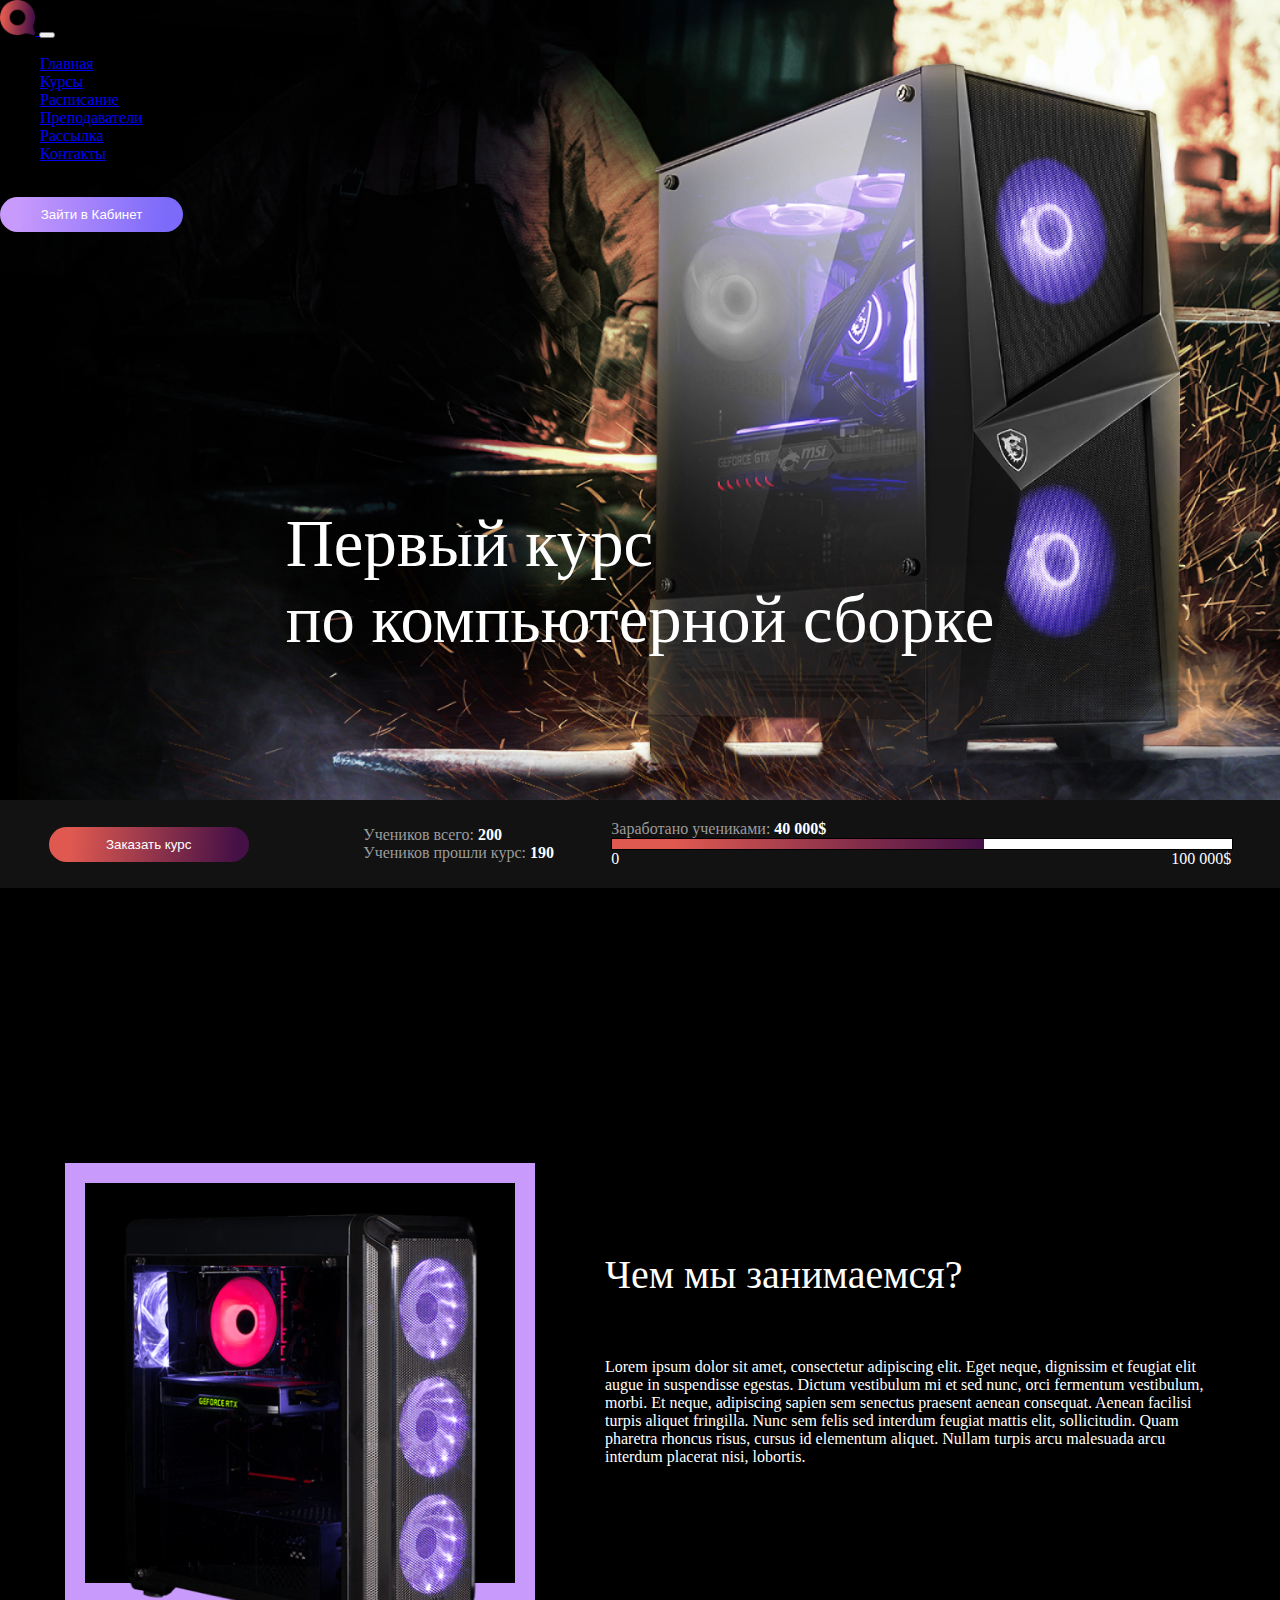
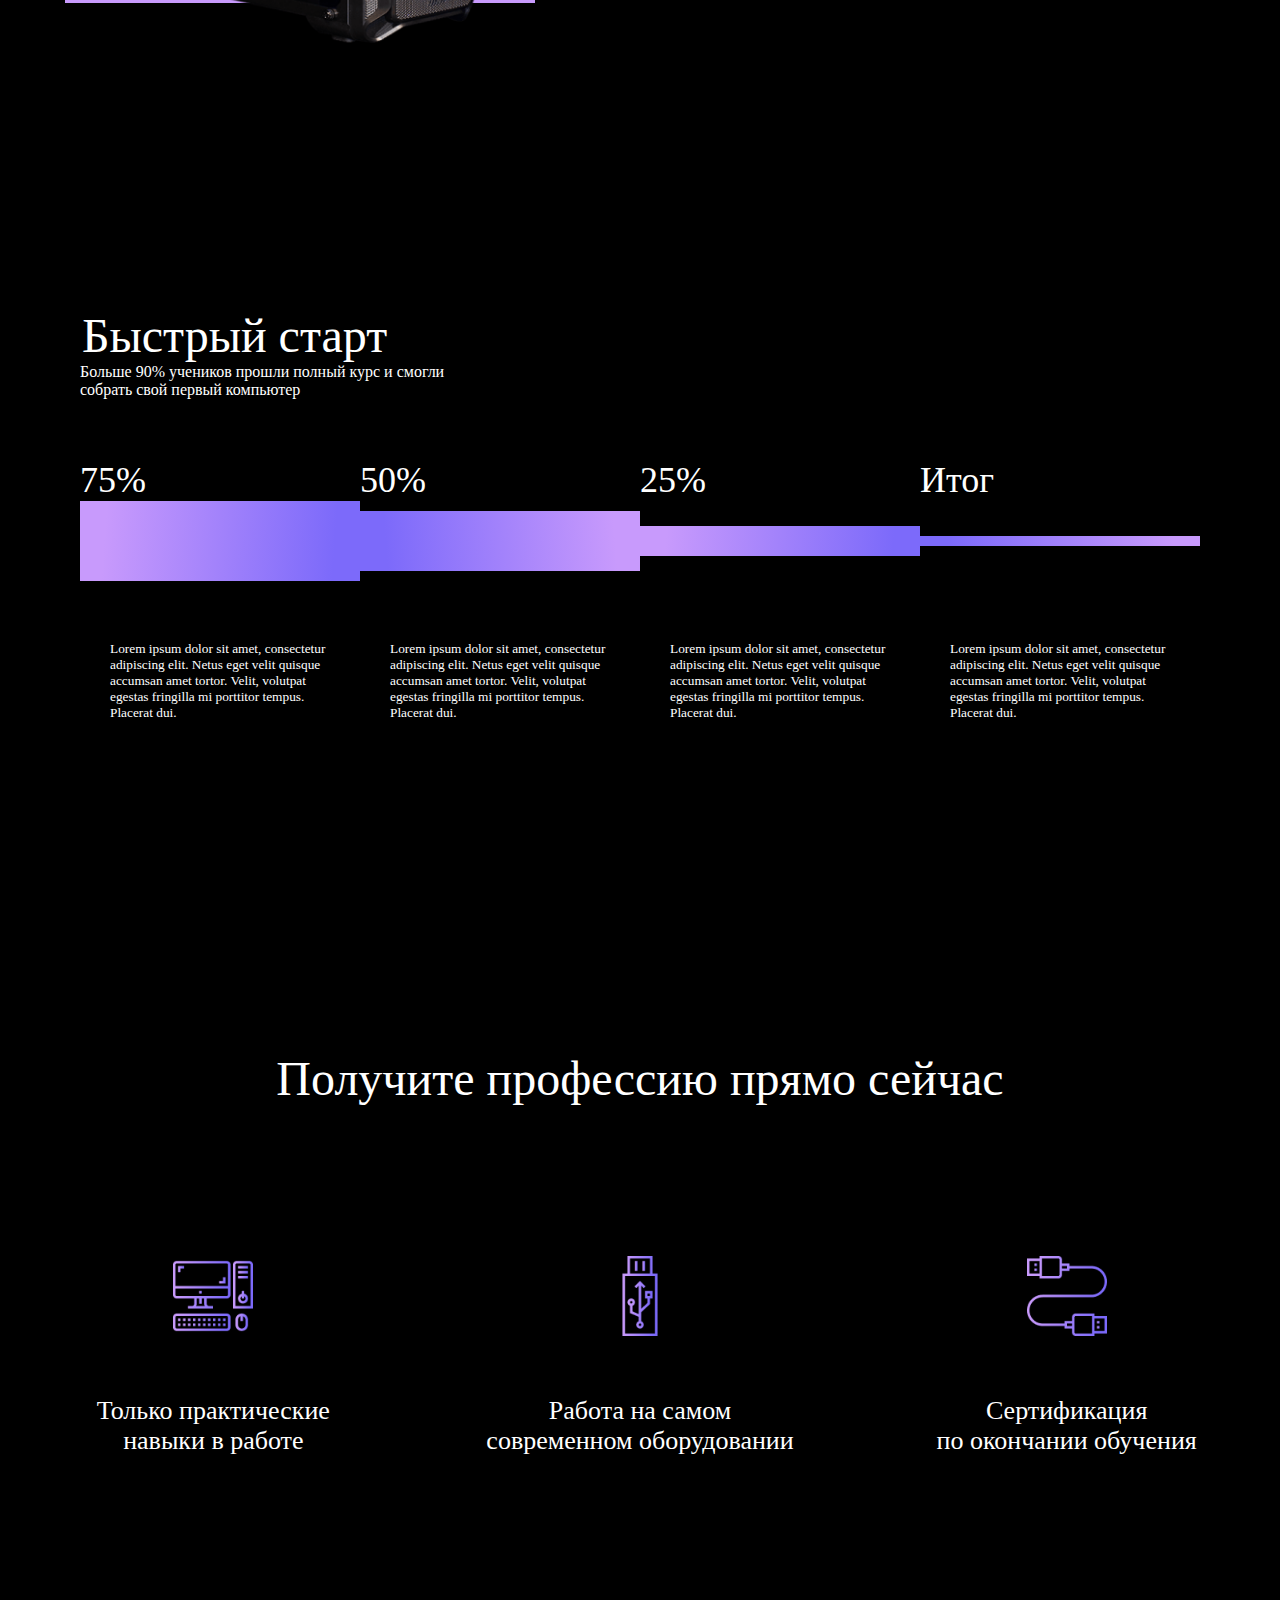
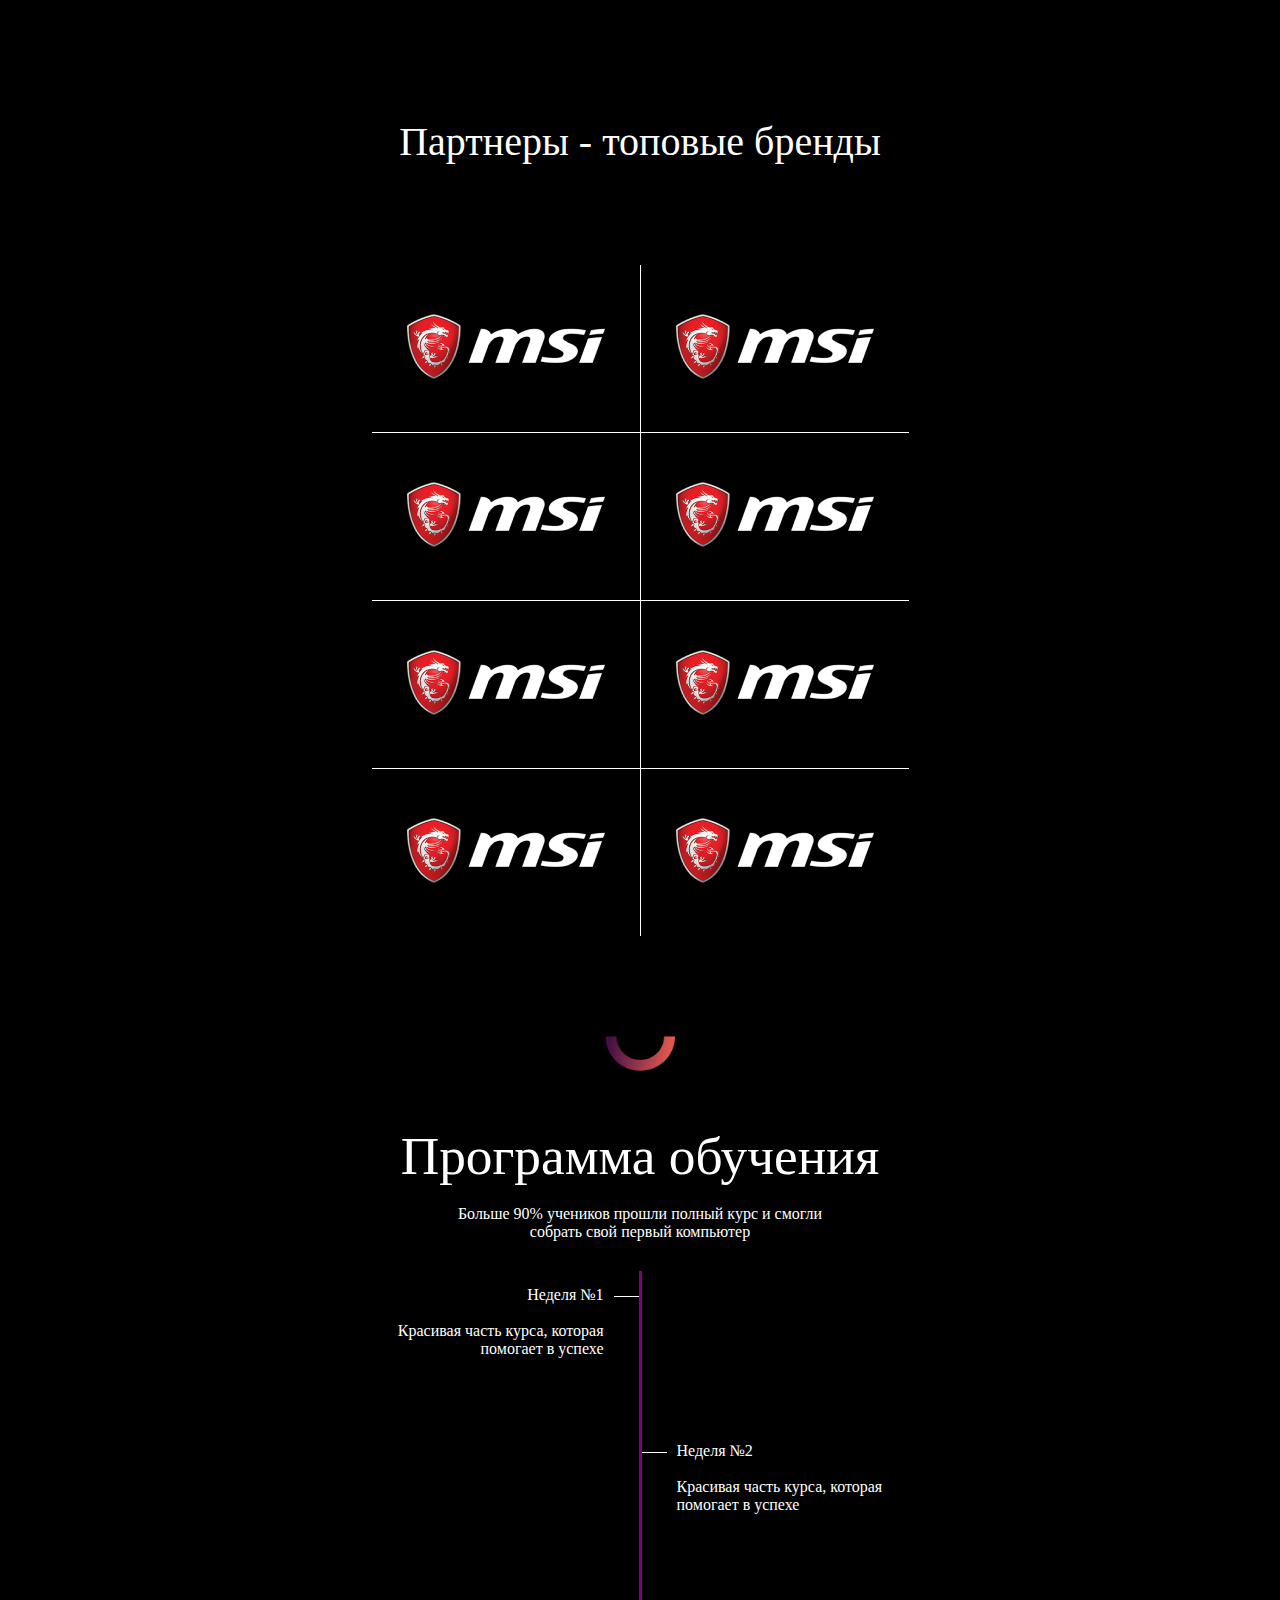
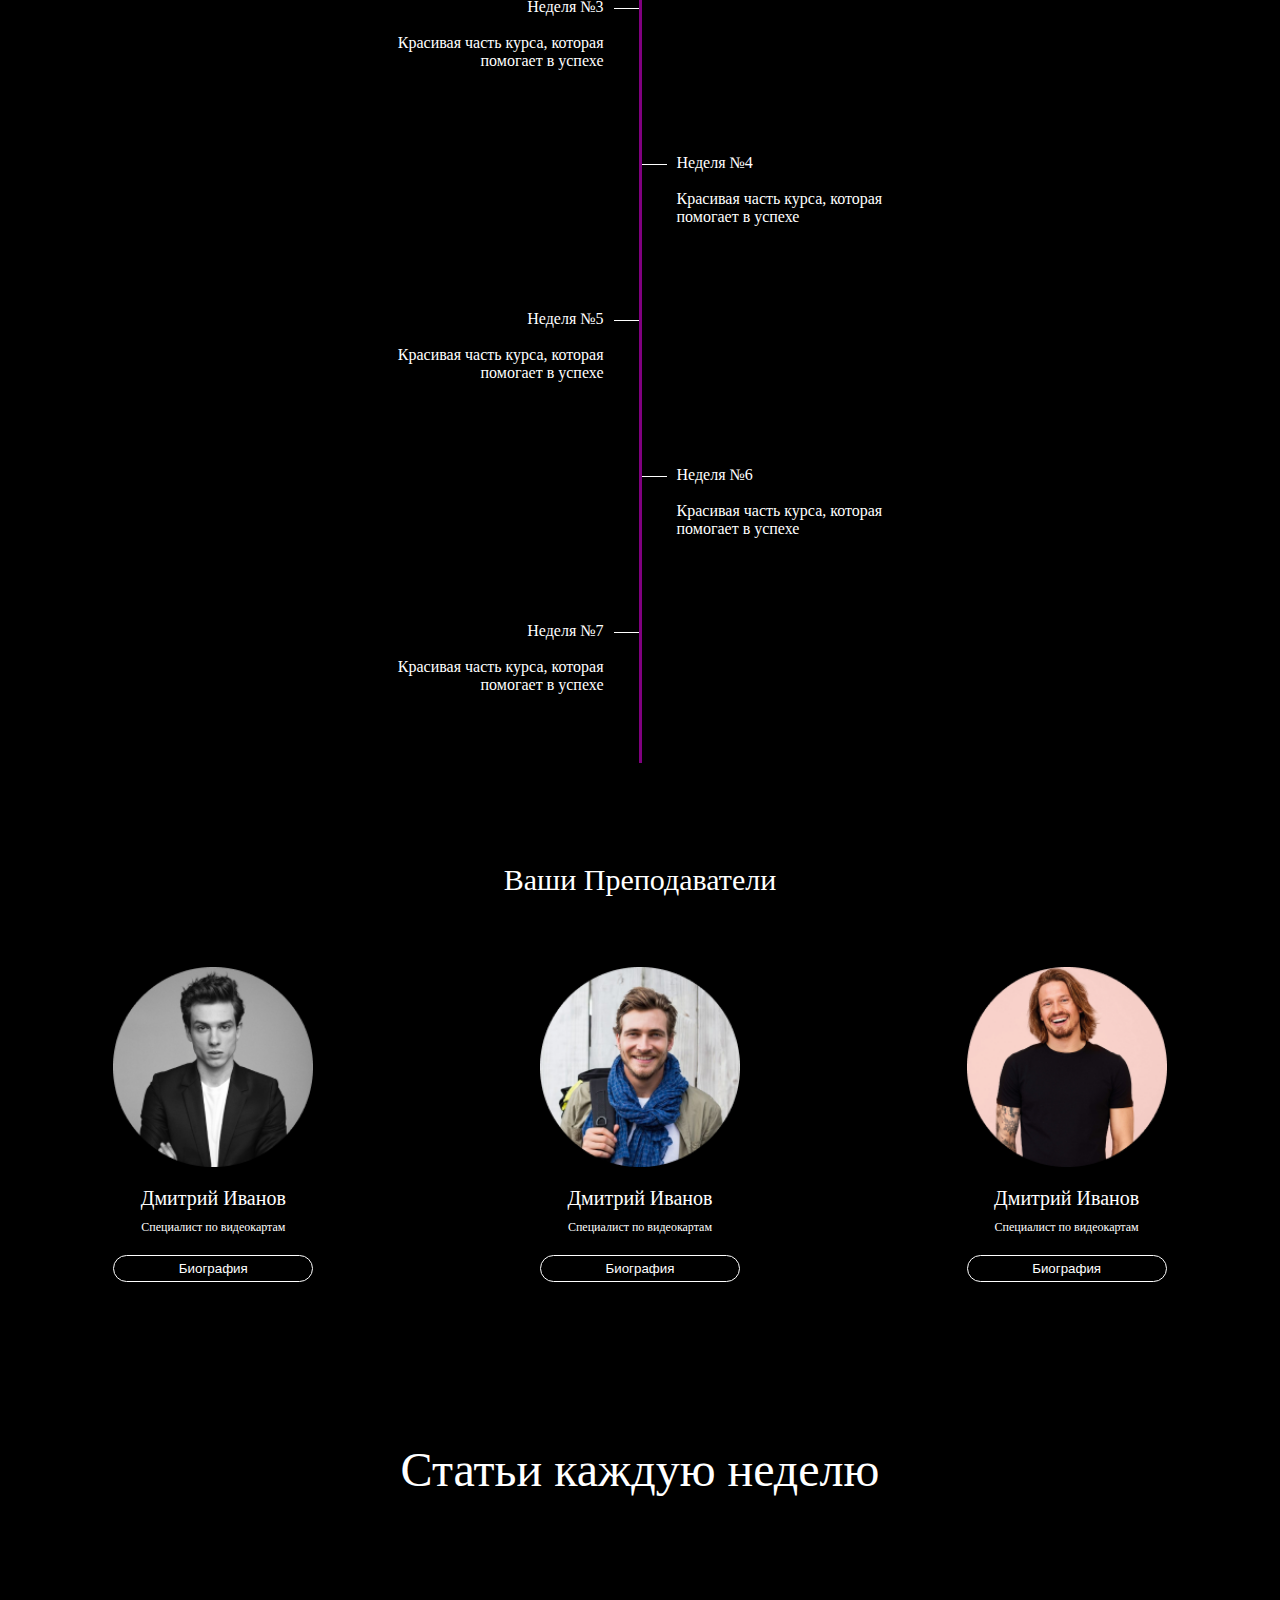
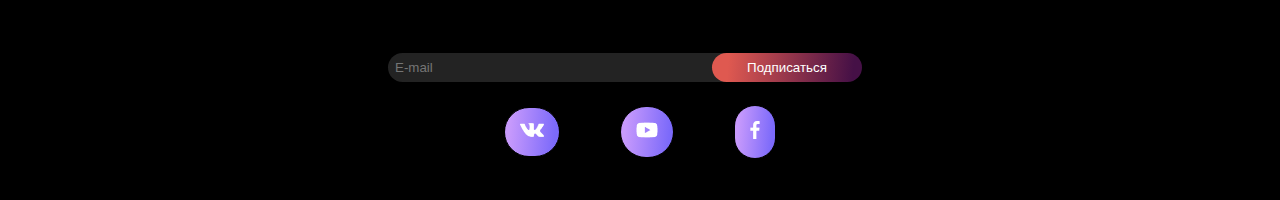
<file: index.html>
<!DOCTYPE html>
<html lang="en">
<head>
    <meta charset="UTF-8">
    <meta http-equiv="X-UA-Compatible" content="IE=edge">
    <meta name="viewport" content="width=device-width, initial-scale=1.0">
    <title>Document</title>
    <link href="https://cdn.jsdelivr.net/npm/bootstrap@5.1.3/dist/css/bootstrap.min.css" rel="stylesheet" integrity="sha384-1BmE4kWBq78iYhFldvKuhfTAU6auU8tT94WrHftjDbrCEXSU1oBoqyl2QvZ6jIW3" crossorigin="anonymous">
    <link rel="stylesheet" href="main.css">
    <link rel="stylesheet" href="https://use.fontawesome.com/releases/v5.6.1/css/all.css">
</head>
<body>

    



  
   



    <div class="landpage container-fluid ">
        <div class="row">
            <nav class="navbar  navbar-dark navbar-expand-lg">
                <div class="container-fluid">
                    <a href="#" class="navbar-brand">
                        <img src="Vector.png" width="35" height="35" alt="">
                    </a>
                    <button class="navbar-toggler" type="button" data-bs-toggle="collapse" data-bs-target="#navNav" aria-controls="navNav" aria-expanded="false" aria-label="Toogle navigation">
                        <span class="navbar-toggler-icon"></span>
                    </button>
                    <div class="collapse navbar-collapse justify-content-around text-white"  id="navNav">
                        <ul class="navbar-nav" >
        
                           <li class="nav-item">
                               <a href="#" class="nav-link">Главная</a>
                           </li>
        
                           <li class="nav-item">
                            <a href="#" class="nav-link">Курсы</a>
                           </li>
                           
                           <li class="nav-item">
                            <a href="#" class="nav-link">Расписание</a>
                           </li>
        
                           <li class="nav-item">
                            <a href="#" class="nav-link">Преподаватели</a>
                           </li>
        
                           <li class="nav-item">
                            <a href="#" class="nav-link">Рассылка</a>
                           </li>
        
                           <li class="nav-item">
                            <a href="#" class="nav-link">Контакты</a>
                           </li>
        
                         
        
                           <li class="nav-item">
                                <button id="btn1" type="button">Зайти в Кабинет</button>
                           </li>
                
                        </ul>
                    </div>
                    <button  id="btn2" type="button">Зайти в Кабинет</button>
                </div>
            </nav>
        </div>

        <div class="inside-img-main">
            <div class="inside-img">
                <div >
                    <span class="kurs">Первый курс <br> по компьютерной сборке</span>
                </div>
                <div class="timer">
                    <script src="//megatimer.ru/get/4e5f45ec88bccd8cc5cab33ae8347d01.js"></script>
                </div>
                
            </div>   
        </div>


    </div>

  



    <div class="order">
       
            <button class="button-undrlndpage222" type="button">Заказать курс</button> <br>
            <span class="students">
                Учеников всего:  <span class="number">200</span>  <br>
                Учеников прошли курс: <span class="number">190</span> 
            </span>
          
    
            
             <div class="earn-main"> 
                <span class="ycheniki">Заработано учениками: <span class="kk">40 000$</span>   </span> <br>
                 <div class="earn"></div>
                 <div class="money">
                    <div class="dollars">0</div>
                    <div class="dollars">100 000$</div>
                 </div>
             </div>
               
    </div>


    <div class="chem-zanimayemsa-main">
        <div class="chem-zanimayemsa">
            <img src="image (1).png" alt="">
        </div>
    
        <div class="text-chem-zanimayemsa">
            <div class="text-chem-main">
                <span class="text-chem">Чем мы занимаемся?</span> <br>
            </div>
            <span class="text-lorem">Lorem ipsum dolor sit amet, consectetur adipiscing elit. Eget neque, dignissim et feugiat elit augue in suspendisse egestas. Dictum vestibulum mi et sed nunc, orci fermentum vestibulum, morbi. Et neque, adipiscing sapien sem senectus praesent aenean consequat. Aenean facilisi turpis aliquet fringilla. Nunc sem felis sed interdum feugiat mattis elit, sollicitudin. Quam pharetra rhoncus risus, cursus id elementum aliquet. Nullam turpis arcu malesuada arcu interdum placerat nisi, lobortis. </span>
        </div>
    </div>
    

    <div class="percents-main">
       
        
        <div class="cubes-super-main">
            <div class="text-cubes">
                <div class="textiko">
                    <span class="start">Быстрый старт</span> <br>
                    <span>Больше 90% учеников прошли полный курс и смогли <br> собрать свой первый компьютер</span>
                </div>
               
            </div>
           
            <div class="procents">
                <div>75%</div>
                <div>50%</div>
                <div>25%</div>
                <div>Итог</div>
            </div>
            
        
          
            <div class="cubik">

               

                <div class="cubes-main">
                    <div class="proc">75%</div>
                    <div class="cubes"></div>
                    <div class="lorm">Lorem ipsum dolor sit amet, consectetur adipiscing elit. Netus eget velit quisque accumsan amet tortor. Velit, volutpat egestas fringilla mi porttitor tempus. Placerat dui.</div>
                </div>
                

                <div class="cubes-main">
                    <div class="proc">50%</div>
                    <div class="cubes2"></div>
                    <div class="lorm">Lorem ipsum dolor sit amet, consectetur adipiscing elit. Netus eget velit quisque accumsan amet tortor. Velit, volutpat egestas fringilla mi porttitor tempus. Placerat dui.</div>
                </div>
               
                
                <div class="cubes-main">
                    <div class="proc">25%</div>
                    <div class="cubes3"></div>
                    <div class="lorm">Lorem ipsum dolor sit amet, consectetur adipiscing elit. Netus eget velit quisque accumsan amet tortor. Velit, volutpat egestas fringilla mi porttitor tempus. Placerat dui.</div>
                </div>

                
                <div class="cubes-main">
                    <div class="proc">Итог</div>
                    <div class="cubes4"></div>
                    <div class="lorm">Lorem ipsum dolor sit amet, consectetur adipiscing elit. Netus eget velit quisque accumsan amet tortor. Velit, volutpat egestas fringilla mi porttitor tempus. Placerat dui.</div>
                </div>

            </div>
            <div class="lorem">
                <div>Lorem ipsum dolor sit amet, consectetur adipiscing elit. Netus eget velit quisque accumsan amet tortor. Velit, volutpat egestas fringilla mi porttitor tempus. Placerat dui.</div>
                <div>Lorem ipsum dolor sit amet, consectetur adipiscing elit. Netus eget velit quisque accumsan amet tortor. Velit, volutpat egestas fringilla mi porttitor tempus. Placerat dui.</div>
                <div>Lorem ipsum dolor sit amet, consectetur adipiscing elit. Netus eget velit quisque accumsan amet tortor. Velit, volutpat egestas fringilla mi porttitor tempus. Placerat dui.</div>
                <div>Lorem ipsum dolor sit amet, consectetur adipiscing elit. Netus eget velit quisque accumsan amet tortor. Velit, volutpat egestas fringilla mi porttitor tempus. Placerat dui.</div>
            </div>
            
               
        </div>  

     
        
    </div>
   
    <div class="profession">

        <div class="text-first-main">
            <div class="text-first">Получите профессию прямо сейчас</div>
        </div>

        <div class="imgsss">
            <img src="icon-1.png" alt="">
            <img src="icon-2 (1).png" alt="">
            <img src="icon-3 (1).png" alt="">
        </div>


        <div class="first-main">
            <div class="first">
                <img class="adapt-img" src="icon-1.png" alt="">
                <span class="txt">Только практические <br> навыки в работе</span>
                <span class="txt2"> Lorem ipsum dolor sit amet, consectetur adipiscing elit. Netus eget velit quisque accumsan amet tortor. Velit, volutpat egestas fringilla mi porttitor tempus. Placerat dui.</span>
            </div>
    
            <div class="first">
                <img class="adapt-img" src="icon-2 (1).png" alt="">
                <span class="txt">Работа на самом <br> современном оборудовании</span>
                <span class="txt2">Lorem ipsum dolor sit amet, consectetur adipiscing elit. Netus eget velit quisque accumsan amet tortor. Velit, volutpat egestas fringilla mi porttitor tempus. Placerat dui.</span>
            </div>
    
    
            <div class="first">
                <img class="adapt-img" src="icon-3 (1).png" alt="">
                <span class="txt">Сертификация <br> по окончании обучения</span>
                <span class="txt2">Lorem ipsum dolor sit amet, consectetur adipiscing elit. Netus eget velit quisque accumsan amet tortor. Velit, volutpat egestas fringilla mi porttitor tempus. Placerat dui.</span>
            </div>
        </div>


    </div>



        

    <div class="maink">
                <div class="partneri-main">
                    <span class="partneri">Партнеры - топовые бренды</span>
                </div>
                
                
                <div class="kiko">
                    <div class="im1"><img src="logo.png" alt=""></div>
                    <div class="im"></div>
                    <div class="im1"><img src="logo.png" alt=""></div>
                    <div class="im"></div>
                    <div class="im1"><img src="logo.png" alt=""></div>
                    <div class="im"></div>
                    <div class="im1"><img src="logo.png" alt=""></div>
                </div>
                
                
                
                
                <div class="kiko" id="kiko1">
                <div class="im1"><img src="logo.png" alt=""></div>
                <div class="im"></div>
                <div class="im1"><img src="logo.png" alt=""></div>
                <div class="im"></div>
                <div class="im1"><img src="logo.png" alt=""></div>
                <div class="im"></div>
                <div class="im1"><img src="logo.png" alt=""></div>
                </div>
        
    </div>



<div class="main2501">

    <div class="partneri-main">
       
        <span class="partneri">Партнеры - топовые бренды</span>
    </div>
    <div class="prop1">
        <div id="k1p" class="k1"><img src="logo.png" alt=""></div>
        <div class="k1"><img src="logo.png" alt=""></div>
    </div>
    
    <div class="prop1">
        <div id="k1p" class="k1"><img src="logo.png" alt=""></div>
        <div class="k1"><img src="logo.png" alt=""></div>
    </div>
    
    
    
    <div class="prop1">
    
        <div id="k1p" class="k1"><img src="logo.png" alt=""></div>
        <div class="k1"><img src="logo.png" alt=""></div>
    </div>
    
    
    <div class="prop1">
        <div id="ik" class="k1"><img src="logo.png" alt=""></div>
        <div  id="k1pp" class="k1"><img src="logo.png" alt=""></div>
    </div>
    
</div>







<div class="flex-box-main">
    <div class="schedule-header">
        <img src="Ellipse 1 (Stroke).png" alt=""> <br>
       <div class="programma-obuchenia">Программа обучения</div>  <br>
        Больше 90% учеников прошли полный курс и смогли <br> собрать свой первый компьютер</div>
 
    <div class="glavniy">
        <div class="main">
            <div class="block line">
                <div class="text-kurs2">
                    <span>
                        <div>Неделя №1</div> <br>
                        Красивая часть курса,
                        которая помогает в успехе</span> 
                </div>
                <div class="l"></div>
            </div>
            <div class="block"></div>
        </div>
        <div class="main">
            <div class="block line"></div>
            <div class="block">
                <div class="text-kurs">
                    <span>
                        <div>Неделя №2</div> <br>
                        Красивая часть курса,
                        которая помогает в успехе</span> 
                </div>
              
                <div class="g"></div>
            </div>
        </div>
        <div class="main">
            <div class="block line">
                <div class="text-kurs2">
                    <span>
                        <div>Неделя №3</div> <br>
                        Красивая часть курса,
                        которая помогает в успехе</span> 
                </div>
                <div class="l"></div>
            </div>
            <div class="block"></div>
        </div>
        <div class="main">
            <div class="block line"></div>
            <div class="block">
                <div class="text-kurs">
                    <span>
                        <div>Неделя №4</div> <br>
                        Красивая часть курса,
                        которая помогает в успехе</span> 
                </div>
                <div class="g"></div>
            </div>
        </div>
        <div class="main">
            <div class="block line">
                <div class="text-kurs2">
                    <span>
                        <div>Неделя №5</div> <br>
                        Красивая часть курса,
                        которая помогает в успехе</span> 
                </div>
                <div class="l"></div>
            </div>
            <div class="block"></div>
        </div>
        <div class="main">
            <div class="block line"></div>
            <div class="block">
                <div class="text-kurs">
                    <span>
                        <div>Неделя №6</div> <br>
                        Красивая часть курса,
                        которая помогает в успехе</span> 
                </div>
                <div class="g"></div>
            </div>
        </div>
        <div class="main">
            <div class="block line">
                <div class="text-kurs2">
                    <span>
                        <div>Неделя №7</div> <br>
                        Красивая часть курса,
                        которая помогает в успехе</span> 
                </div>
                <div class="l"></div>
            </div>
            <div class="block"></div>
        </div>
        
    </div>
</div>




</style>

<div class="end-of-site-main">

    <div class="our-teachers-main">
        <div class="our-teachers">
            <span>Ваши Преподаватели</span> 
        </div>
    </div>
    
    <div class="test">
        
        <div class="end-of-site">
            <img src="Ellipse 2.png" alt="">
            <span class="dmitriy">Дмитрий Иванов</span>
            <span class="dmitriy2">Специалист по видеокартам</span>
            <button class="btn-end-of-site" type="button">Биография</button>
        </div>
        
        
        <div class="end-of-site">
            <img src="Ellipse 2 (1).png" alt="">
            <span class="dmitriy">Дмитрий Иванов</span>
            <span class="dmitriy2">Специалист по видеокартам</span>
            <button class="btn-end-of-site" type="button">Биография</button>
        </div>
        
        <div class="end-of-site">
            <img src="Ellipse 2 (2).png" alt="">
            <span class="dmitriy">Дмитрий Иванов</span>
            <span class="dmitriy2">Специалист по видеокартам</span>
            <button class="btn-end-of-site" type="button">Биография</button>
        </div>
    </div>

  
</div>



<div class="rassilka-main">
   
        <div class="stati">Статьи каждую неделю</div>
        <div class="text-after-stati">Больше 90% учеников прошли полный курс и смогли <br> собрать свой первый компьютер</div>
        <div class="btn-end-site">
            <input class="search-end"  type="search"  placeholder="E-mail"> 
            <input class="button-end" type="submit" value="Подписаться">
        </div>
        <div class="icons-end">
            <div class="icon"><img src="Vector (5).png" alt=""></div>
            <div class="icon"><img src="Vector (6).png" alt=""></div>
            <div class="icon"><img src="Vector (7).png" alt=""></div>
        </div>
        Templates #18. More on Figma.info
</div>



    

 <script src="https://cdn.jsdelivr.net/npm/bootstrap@5.1.3/dist/js/bootstrap.bundle.min.js" integrity="sha384-ka7Sk0Gln4gmtz2MlQnikT1wXgYsOg+OMhuP+IlRH9sENBO0LRn5q+8nbTov4+1p" crossorigin="anonymous"></script>
</body>
</html>
</file>
<file: main.css>
body{
    margin: 0;
    padding: 0;
    background-color: black;
}


.landpage-img img{
    width: 100%;
}



.zaiti-v-kabinet{
    color: white;
}



.button-undrlndpage111{
    border: none;
    background: white;
    color: white;
    border-radius: 60px;
    background: linear-gradient(94.26deg, #C89AFC 9.51%, #7C6AFA 90.23%);
    width: 150px;
    padding: 10px;
}



.inside-img{
    display: flex;
    justify-content: center;
    align-items: center;
    flex-direction: column;
    width: 100%;
    height: 700px;
}


.kurs{
    color: white;
    font-size: 50pt;
}


.landpage{
    background: url(main-screen__bgc.png)  no-repeat center;
    height: 800px;
    background-size: cover;
    background-position: right top;
}


.button-undrlndpage222{
    border: none;
    background: white;
    color: white;
    border-radius: 60px;
    background: linear-gradient(94.78deg, #DF5950 11.19%, #451046 93.72%);
    padding: 10px;
    width: 200px;
}

.earn{
    border: 1px solid black;
    background: linear-gradient(94.78deg, #DF5950 10%, #451046 60%, #ffffff 30%);
    height: 10px;
    width: 100%;
    
}

.earn-main{
    width: 50%;
}



.ycheniki{
    color: rgb(155, 155, 155) ;
}


.kk{
    color: white;
    font-weight: bold;
}



.order{
    display: flex;
    flex-direction: row;
    background: #121212;
    padding: 20px;
    justify-content: space-around;
    align-items: center;
}


.students{
    color: rgb(155, 155, 155) ;
}

.number{
    color: white;
    font-weight: bold;
}




#btn1 {
    display: none;
}

#btn2{
        border: none;
        background: white;
        color: white;
        border-radius: 60px;
        background: linear-gradient(94.26deg, #C89AFC 9.51%, #7C6AFA 90.23%);
        width: 183px;
        padding: 10px;
}

@media (max-width:993px) {
    #btn1 {
        display: block;
        border: none;
        background: white;
        color: white;
        border-radius: 60px;
        background: linear-gradient(94.26deg, #C89AFC 9.51%, #7C6AFA 90.23%);
        width: 183px;
        padding: 10px;
    }

    #btn2 {
        display: none;
    }
}

.money{
    width: 100%; 
    display: flex; 
    justify-content: space-between;
}

.dollars{
    color: white;
}

@media (max-width:776px){
    .kurs{
        font-size: 40pt;
    }

    .timer{
        display: none;
    }
}

@media (max-width:1036px){
    .order{
        flex-direction: column;
        width: 100%;   
    }

    .earn-main{
        width: 100%;
        margin-top: 50px;
    }

    .students{
        font-size: 15pt;
    }


    .chem-zanimayemsa-main{
        flex-direction: column !important;
    }

    .text-chem-zanimayemsa{
        width: 100% !important;
    }


    .cubik{
        flex-direction: column !important;
    }

    .cubes-main{
        margin-top: 50px !important;
    }

    .procents{
        display: none !important;
    }

    .lorem{
        display: none !important;
    }

    .proc{
        display: block !important;
        font-size: 36px;
        color: white;
    }

    .lorm{
        display: block !important;
        margin-top: 30px !important;
    }

    .first-main{
        flex-direction: column !important;
        margin-top: 150px !important;
    }
   
    .imgsss{
        display: none !important;
    }

    .adapt-img{
        display: block !important;
        width: 70px !important;
        margin-bottom: 30px;
    }

    .adapt-img2{
        width: 30px !important;
        display: block !important; 
        margin-bottom: 30px;
    }


    .first{
        margin-bottom: 50px !important;
    }


   
    

}

@media (max-width:484px){
    .start{
        font-size: 35px !important;
    }

}


@media (max-width:794px){
    .text-first{
        font-size: 38px !important;
    }
}

@media (max-width:640px){
    .text-first{
        font-size: 28px !important;
        text-align: center !important;
    }
}

@media (max-width:628px){
    .kurs{
        font-size: 30pt;
    }
}

@media (max-width:480px){
    .kurs{
        font-size: 20pt ;
    }
}

@media (max-width:332px){
    .kurs{
        font-size: 18pt;
    }
}

@media (max-width:583px){
    .chem-zanimayemsa{
        border: 13px solid #C89AFC !important;
        height: 300px !important;
        width: 330px !important;
    }

  
    .text-chem-zanimayemsa{
        width: 100% !important;
    }

    .chem-zanimayemsa img{
        width: 100% !important;
    }
}

@media (max-width:460px){
    .chem-zanimayemsa{
        border: 13px solid #C89AFC !important;
        height: 250px !important;
        width: 280px !important;
    }

    .text-chem-zanimayemsa{
        width: 100% !important;
    }
}


.chem-zanimayemsa{
    border: 20px solid #C89AFC ;
    height: 400px;
    width: 430px;
    margin-top: 130px;
}

.chem-zanimayemsa img{
    width: 100%;
    margin-top: 30px;
}

.chem-zanimayemsa-main{
    display: flex;
    flex-direction: row;
    justify-content: space-around;
    align-items: center;
    height: 800px;
    padding: 30px;
}

.text-chem-zanimayemsa{
    width: 50%;
    margin-top: 80px;
}

.text-chem{
    font-size: 30pt;
    color: white;
}

.text-chem-main{
    margin-bottom: 60px;
}

.text-lorem{
    color: white;
}


.percents-main{
    margin-top: 80px;
}


.cubes-main{
    width: 100%;
    height: 100%;
}

.cubes-super-main{
    padding: 80px;
}

.procents{
    font-size: 36px;
    color: white;
}

.textiko{
    margin-bottom: 60px;
}

.start{
    font-size: 48px;
    color: white;

}

.start::before{
    content: '';
    border: 1px solid black;
    border-radius: 100px;
    width: 30px;
    height: 100px;
    background: linear-gradient(94.78deg, #DF5950 11.19%, #451046 93.72%);
    color: white;
    transform: rotate(45deg);

}

.cubes{
    border: 1px solid black none ;
    height: 80px;
    width: 100%;
    background: linear-gradient(94.26deg, #C89AFC 9.51%, #7C6AFA 90.23%);
}

.cubes2 {
    border: 1px solid black none;
    height: 60px;
    width: 100%;
    background: linear-gradient(94.26deg, #C89AFC 9.51%, #7C6AFA 90.23%);
    transform: matrix(-1, 0, 0, 1, 0, 0);
    
}

.cubes3 {
    border: 1px solid black none;
    height: 30px;
    width: 100%;
    background: linear-gradient(94.26deg, #C89AFC 9.51%, #7C6AFA 90.23%);
    
}

.cubes4 {
    border: 1px solid black none;
    height: 10px;
    width: 100%;
    background: linear-gradient(94.26deg, #C89AFC 9.51%, #7C6AFA 90.23%);
    transform: matrix(-1, 0, 0, 1, 0, 0);
    
}



.lorem{
    display: flex;
    justify-content: space-around;
    margin-top: 30px;
    align-items: center;
    color: white;
}





.lorem div{
    padding: 30px;
    font-size: 10pt;
}


.cubik{
    display: flex;
    flex-direction: row;
    align-items: center;
    justify-content: center;
    width: 100%;
    height: 100%;
}

.textiko{
    color: white;
}

.procents{
    display: flex;
    justify-content: space-around;
}

.procents div{
    width: 324px;
}

.proc{
    display: none;
}

.lorm{
    display: none;
    color: white;
}

.text-first-main{
    display: flex;
    justify-content: center;
    align-items: center;
}

.text-first{
    color: white;
    font-size: 48px;
}

.first{
    display: flex;
    flex-direction: column;
    align-items: center;
    justify-content: center;
    padding-left: 50px;
    padding-right: 50px;
    padding-bottom: 40px;
    
    
}

.first img{
    width: 5%;
}

.first-main{
    display: flex;
    flex-direction: row;
    justify-content: center;
    align-items: center;
    text-align: center;
    margin-top: 60px;
}

.txt{
    font-size: 26px;
    color: white;
}

.imgsss{
    display: flex;
    justify-content: space-around;
    align-items: center;
    margin-top: 150px;
}

.imgsss img{
    width: 80px;
}

.profession{
    margin-top: 220px;
}

.adapt-img{
    display: none;
}






.kiko{
    display: flex;
    flex-direction: row;
    justify-content: space-around;
    border-bottom: 1px solid white;
    
    
}

#kiko1{
    border-bottom: 0;
   
}

.im{
    border-right: 1px solid white;
}

.im1{
    padding: 50px;
}

.im1 img{
    width: 170px;
}



@media (max-width: 1288px ){
    .maink{
        display: none !important;
    }

    .main2501{
        display: flex !important;
        justify-content: center;
        align-items: center;
        

    }


}




.maink{
  padding: 100px;
  margin-top: 150px;
    
}



.partneri{
    font-size: 40px ;
    color: white;
}

.partneri-main{
    margin-bottom: 100px;
    text-align: center;
}







.prop1{
    display: flex;
    flex-direction: row;

    
   
}


.bb{
    border-right: 1px solid white;
    height: 100px;
}

.k1{
    border-left: 1px solid white;
    border-bottom: 1px solid white;
    padding: 35px;
    

}

#k1pp{
    border-bottom: 0;

}


.main2501{
    
    flex-direction: column;
    justify-content: center;
    align-items: center;
    display: none;
    margin-top: 150px;
  
   
   
}

#k1p{
    
    border-left: 0;

}

#ik{
    border-bottom: 0;
    border-left: 0;
  
}

@media (max-width: 537px){
    .prop1{
        width: 100%;
    }

    #k1p{
        width: 100%;
    }

    #ik{
        width: 100%;
    }

    #k1pp{
        width: 100%;
    }

    .k1{
        width: 100%;
        
    }

    .k1 img{
        width:  100%;
    }
}

@media (max-width: 380px){
    .partneri{
        font-size: 30px;
    }
}





.block {
    width: 280px;
    padding: 15px;
    display: flex;
    justify-content: center;
    position: relative;
    
}
.main {
    display: flex;
    
}
.line {
    border-right: 3px solid purple;
    position: relative;
    height: 126px;
    
}
.l {
    width: 25px;
    height: 1px;
    background-color: white;
    position: absolute;
    top:25px;
    right: 0;
}

.g {
    width: 25px;
    height: 1px;
    background-color: white;
    position: absolute;
    top:25px;
    left:0;
}


.text-kurs{
    margin-left: 20px;
    text-align: start;
    color: white;
}

.text-kurs2{
    text-align: end;
    margin-right: 20px;
    color: white;
    
}


.flex-box-main{
    display: flex;
    justify-content: center;
    flex-direction: column;
    align-items: center;
    margin-top: 100px;
}

.schedule-header{
    text-align: center;
    margin-bottom: 30px;
}

.schedule-header img{
    margin-bottom:50px ;
    width: 70px;
    color: white;
}

.schedule-header{
    color: white;
}


.programma-obuchenia{
    font-size: 40pt;
}


@media(max-width: 540px){
    .flex-box-main{
        display: block !important;
        
    }

    .line{
        height: 180px;
    }
}


.end-of-site{
    display: flex;
    flex-direction: column;
    text-align: center;
    width: 200px;
    color: white;
    padding: 10px;
    margin-top: 60px;
    
}

.end-of-site img{
    margin-bottom: 20px;
}


.btn-end-of-site{
    border-radius: 60px;
    background: #000;
    color: white;
    border: 1px solid white;
    padding: 5px;
    margin-top: 20px;  
}

.end-of-site-main {
    display: flex;
    flex-direction: column;
    text-align: center;
    margin-top: 100px;
    
}

.test{

    display: flex;
    flex-direction: row ;
    justify-content: space-around;
    align-items: center;
    
    
}


.our-teachers-main{
    font-size: 30px;
    color: white;
    
}

.dmitriy{
    font-size: 20px;
}

.dmitriy2{
    font-size: 12px;
    margin-top: 10px;
}


@media(max-width: 876px){
    .end-of-site-main{
        flex-direction: column !important;
        padding: 0;
    }

   

    .test{
        flex-direction: column !important;
    }
}



.rassilka-main{
    display: flex;
    flex-direction: column;
    justify-content: center;
    align-items: center;
    text-align: center;
    margin-top: 150px;
}




.search-end{
    border-radius: 40px;
    border: 0;
    color: gray;
    width: 350px;
    padding: 7px;
    background: rgb(35, 35, 35);
}

.button-end{
    border-radius: 40px;
    border: 0;
    padding: 7px;
    transform: translateX(-30px);
    background: linear-gradient(94.78deg, #DF5950 11.19%, #451046 93.72%);
    width: 150px;
    color: white;
}


.stati{
    font-size: 48px;
    color: white;
    font-weight: 500;
}


.btn-end-site{
    margin-top: 80px;
}


.text-after-stati{
    margin-top: 40px;
}


.icons-end{
    display: flex;
    height: 100px;
    align-items: center;
}

.icon{
    margin-left: 30px;
    margin-right: 30px;
    border: 1px solid;
    padding: 15px;
    border-radius: 30px ;
    background: linear-gradient(94.26deg, #C89AFC 9.51%, #7C6AFA 90.23%);
}

@media(max-width: 524px){
    .search-end{
        width: 250px;
    }
}

@media(max-width: 431px){
    .search-end{
        width: 200px;
    }
}
</file>
